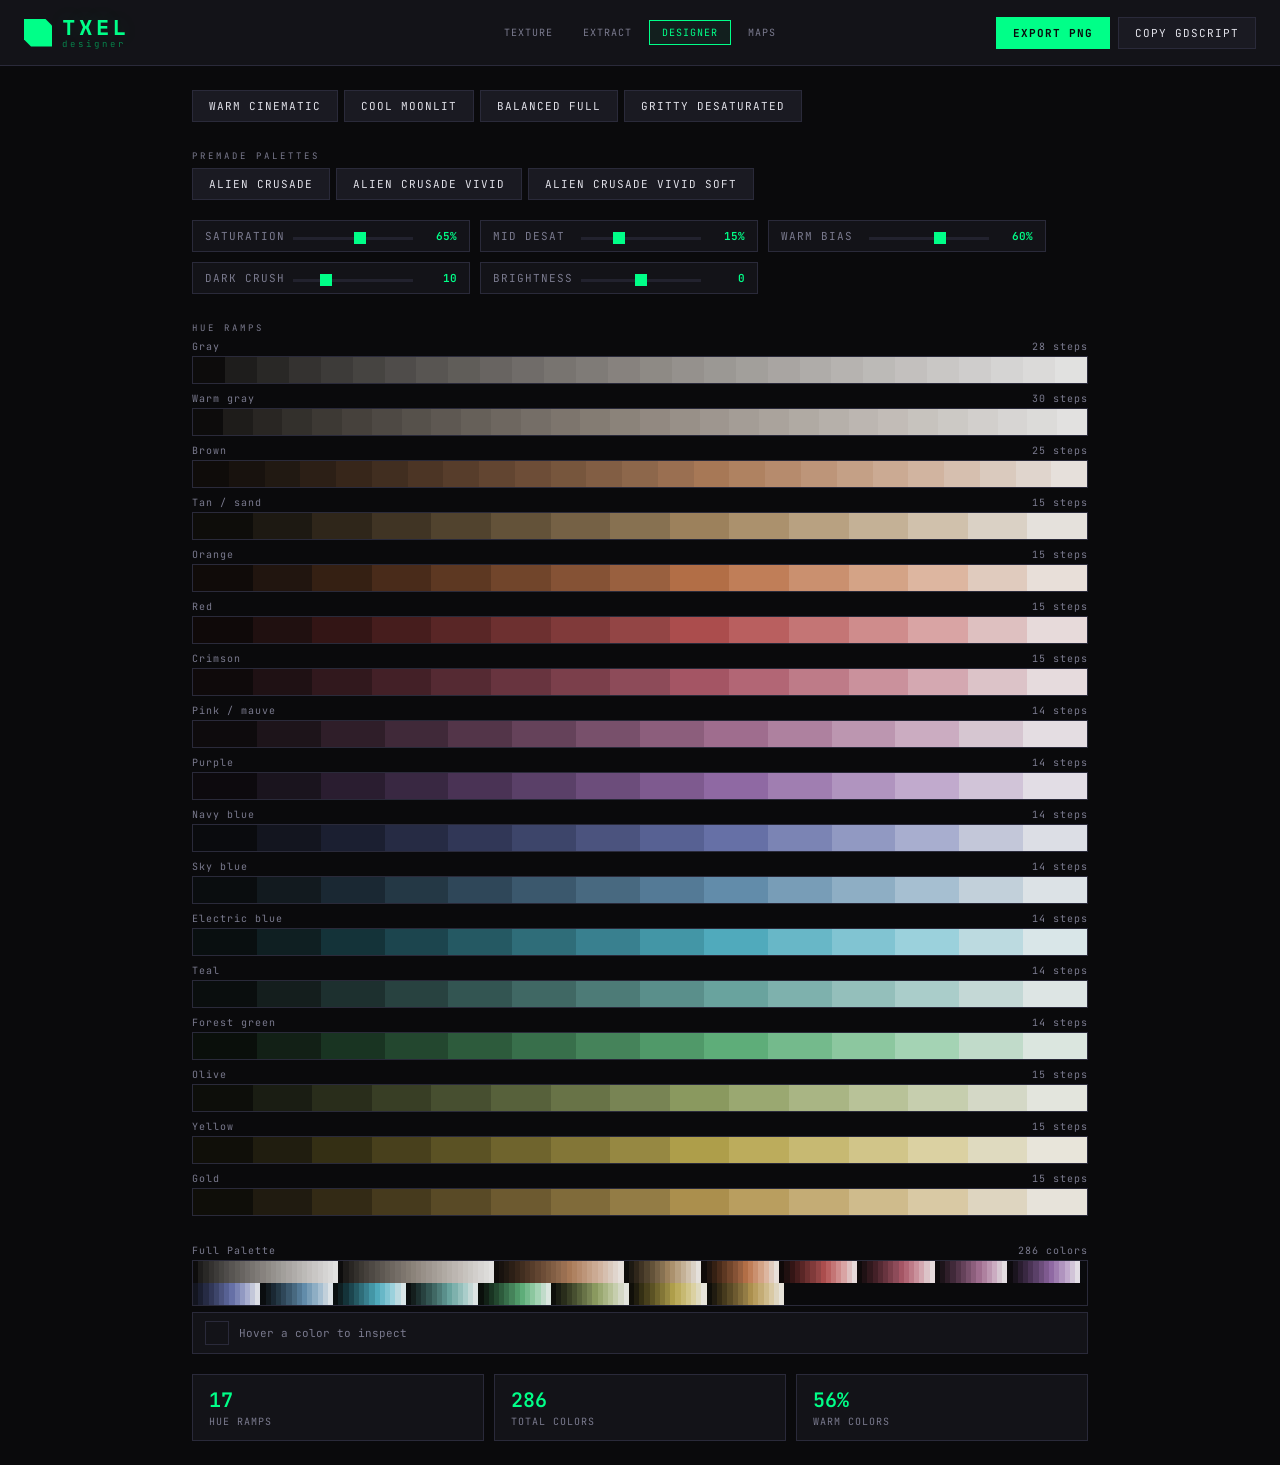
<file: designer.html>
<!DOCTYPE html>
<html lang="en">
<head>
<meta charset="UTF-8">
<meta name="viewport" content="width=device-width, initial-scale=1.0">
<title>TXEL — Palette Designer</title>
<link rel="stylesheet" href="style.css">
<style>
body { overflow-y: auto; }
.designer-layout {
  max-width: 960px;
  margin: 0 auto;
  padding: 24px 32px;
  display: flex;
  flex-direction: column;
  gap: 20px;
}
.controls-row {
  display: flex;
  flex-wrap: wrap;
  gap: 10px;
}
.ctrl-block {
  display: flex;
  align-items: center;
  gap: 8px;
  background: var(--surface);
  padding: 8px 12px;
  border: 1px solid var(--border);
}
.ctrl-block label {
  font-size: 11px;
  color: var(--text-dim);
  min-width: 80px;
  letter-spacing: 1px;
  text-transform: uppercase;
}
.ctrl-block input[type=range] { width: 120px; }
.ctrl-block span {
  font-size: 11px;
  font-weight: 600;
  min-width: 36px;
  text-align: right;
  color: var(--accent);
}
.preset-row { display: flex; gap: 6px; flex-wrap: wrap; }
.section-heading {
  font-size: 9px;
  letter-spacing: 3px;
  text-transform: uppercase;
  color: var(--text-dim);
  margin: 8px 0 6px;
}
.ramp-section { margin: 0 0 8px; }
.ramp-label {
  font-size: 10px;
  color: var(--text-dim);
  margin: 0 0 3px;
  display: flex;
  justify-content: space-between;
  letter-spacing: 1px;
}
.ramp-strip {
  display: flex;
  height: 28px;
  overflow: hidden;
  border: 1px solid var(--border);
}
.ramp-strip div {
  flex: 1;
  min-width: 0;
  transition: transform 0.1s;
}
.ramp-strip div:hover { transform: scaleY(1.3); z-index: 1; }
.full-strip {
  display: flex;
  flex-wrap: wrap;
  overflow: hidden;
  border: 1px solid var(--border);
}
.full-strip div { width: 5.2px; height: 22px; }
.hover-info {
  display: flex;
  align-items: center;
  gap: 10px;
  min-height: 28px;
  background: var(--surface);
  padding: 8px 12px;
  border: 1px solid var(--border);
  margin-top: 6px;
}
.hover-swatch {
  width: 24px;
  height: 24px;
  border: 1px solid var(--border);
  flex-shrink: 0;
}
.hover-info span { font-size: 11px; color: var(--text-dim); }
.hover-info strong { font-weight: 600; color: var(--accent); }
.stat-row { display: flex; gap: 10px; }
.stat-card {
  flex: 1;
  padding: 12px 16px;
  background: var(--surface);
  border: 1px solid var(--border);
}
.stat-card .n { font-size: 20px; font-weight: 600; color: var(--accent); }
.stat-card .d { font-size: 10px; color: var(--text-dim); margin: 2px 0 0; letter-spacing: 1px; text-transform: uppercase; }
.export-row { display: flex; gap: 8px; }
</style>
</head>
<body>

<div class="header">
  <a href="index.html" class="logo">
    <div class="logo-icon"></div>
    <div class="logo-text">TXEL<span class="logo-sub">designer</span></div>
  </a>
  <nav class="site-nav">
    <a href="index.html">Texture</a>
    <a href="extract.html">Extract</a>
    <a href="designer.html" class="active">Designer</a>
    <a href="normal.html">Maps</a>
  </nav>
  <div class="header-actions">
    <button class="btn btn-primary" onclick="exportPNG()">Export PNG</button>
    <button class="btn" onclick="exportGDScript()">Copy GDScript</button>
  </div>
</div>

<div class="designer-layout">

  <div class="preset-row">
    <button class="btn" onclick="applyPreset('warm')">Warm Cinematic</button>
    <button class="btn" onclick="applyPreset('cool')">Cool Moonlit</button>
    <button class="btn" onclick="applyPreset('balanced')">Balanced Full</button>
    <button class="btn" onclick="applyPreset('gritty')">Gritty Desaturated</button>
  </div>

  <div>
    <div class="section-heading">Premade Palettes</div>
    <div class="preset-row">
      <button class="btn" onclick="applyPremade('alien_crusade')">Alien Crusade</button>
      <button class="btn" onclick="applyPremade('alien_crusade_vivid')">Alien Crusade Vivid</button>
      <button class="btn" onclick="applyPremade('alien_crusade_vivid_soft')">Alien Crusade Vivid Soft</button>
    </div>
  </div>

  <div class="controls-row">
    <div class="ctrl-block">
      <label>Saturation</label>
      <input type="range" min="20" max="100" value="65" step="1" id="sat" oninput="rebuild()">
      <span id="sat-v">65%</span>
    </div>
    <div class="ctrl-block">
      <label>Mid Desat</label>
      <input type="range" min="0" max="50" value="15" step="1" id="middesat" oninput="rebuild()">
      <span id="middesat-v">15%</span>
    </div>
    <div class="ctrl-block">
      <label>Warm Bias</label>
      <input type="range" min="0" max="100" value="60" step="1" id="warm" oninput="rebuild()">
      <span id="warm-v">60%</span>
    </div>
    <div class="ctrl-block">
      <label>Dark Crush</label>
      <input type="range" min="0" max="40" value="10" step="1" id="crush" oninput="rebuild()">
      <span id="crush-v">10</span>
    </div>
    <div class="ctrl-block">
      <label>Brightness</label>
      <input type="range" min="-30" max="30" value="0" step="1" id="bright" oninput="rebuild()">
      <span id="bright-v">0</span>
    </div>
  </div>

  <div>
    <div class="section-heading">Hue Ramps</div>
    <div id="ramps"></div>
  </div>

  <div>
    <div class="ramp-label"><span>Full Palette</span><span id="count">128 colors</span></div>
    <div class="full-strip" id="full"></div>
    <div class="hover-info">
      <div class="hover-swatch" id="hswatch"></div>
      <span id="hinfo">Hover a color to inspect</span>
    </div>
  </div>

  <div class="stat-row">
    <div class="stat-card"><p class="n" id="s-hues">0</p><p class="d">Hue Ramps</p></div>
    <div class="stat-card"><p class="n" id="s-total">0</p><p class="d">Total Colors</p></div>
    <div class="stat-card"><p class="n" id="s-warm">0%</p><p class="d">Warm Colors</p></div>
  </div>

</div>

<canvas id="export-canvas" style="display:none"></canvas>

<script>
const RAMP_DEFS = [
  { name:'Gray',         hue:30,   sat:0.06, steps:28, warm:false },
  { name:'Warm gray',    hue:30,   sat:0.12, steps:28, warm:true  },
  { name:'Brown',        hue:25,   sat:0.55, steps:24, warm:true  },
  { name:'Tan / sand',   hue:35,   sat:0.45, steps:14, warm:true  },
  { name:'Orange',       hue:22,   sat:0.75, steps:14, warm:true  },
  { name:'Red',          hue:0,    sat:0.65, steps:14, warm:true  },
  { name:'Crimson',      hue:348,  sat:0.55, steps:14, warm:true  },
  { name:'Pink / mauve', hue:320,  sat:0.35, steps:14, warm:false },
  { name:'Purple',       hue:280,  sat:0.40, steps:14, warm:false },
  { name:'Navy blue',    hue:230,  sat:0.45, steps:14, warm:false },
  { name:'Sky blue',     hue:205,  sat:0.50, steps:14, warm:false },
  { name:'Electric blue', hue:190, sat:0.75, steps:14, warm:false },
  { name:'Teal',         hue:175,  sat:0.40, steps:14, warm:false },
  { name:'Forest green', hue:140,  sat:0.55, steps:14, warm:false },
  { name:'Olive',        hue:75,   sat:0.40, steps:14, warm:true  },
  { name:'Yellow',       hue:50,   sat:0.70, steps:14, warm:true  },
  { name:'Gold',         hue:42,   sat:0.65, steps:14, warm:true  },
];

function hslToRgb(h, s, l) {
  h = ((h % 360) + 360) % 360;
  s = Math.max(0, Math.min(1, s));
  l = Math.max(0, Math.min(1, l));
  const c = (1 - Math.abs(2 * l - 1)) * s;
  const x = c * (1 - Math.abs((h / 60) % 2 - 1));
  const m = l - c / 2;
  let r, g, b;
  if (h < 60) { r=c; g=x; b=0; }
  else if (h < 120) { r=x; g=c; b=0; }
  else if (h < 180) { r=0; g=c; b=x; }
  else if (h < 240) { r=0; g=x; b=c; }
  else if (h < 300) { r=x; g=0; b=c; }
  else { r=c; g=0; b=x; }
  return [Math.round((r+m)*255), Math.round((g+m)*255), Math.round((b+m)*255)];
}

function hexToRgb(h) {
  return [parseInt(h.slice(0,2),16), parseInt(h.slice(2,4),16), parseInt(h.slice(4,6),16)];
}

function rgbToHsl(r, g, b) {
  r/=255; g/=255; b/=255;
  const mx=Math.max(r,g,b), mn=Math.min(r,g,b);
  let h=0, s=0; const l=(mx+mn)/2;
  if (mx !== mn) {
    const d = mx - mn;
    s = l > 0.5 ? d/(2-mx-mn) : d/(mx+mn);
    if (mx===r) h=(g-b)/d+(g<b?6:0);
    else if (mx===g) h=(b-r)/d+2;
    else h=(r-g)/d+4;
    h *= 60;
  }
  return [h, s, l];
}

function buildRamp(def, globalSat, midDesat, warmBias, crush, bright) {
  const steps = def.warm ? Math.round(def.steps * (0.7 + warmBias * 0.6)) : def.steps;
  const colors = [];
  const isGray = def.sat <= 0.12;
  const lift = isGray ? 0 : bright / 100;
  for (let i = 0; i < steps; i++) {
    let t = i / (steps - 1);
    if (isGray) t = Math.pow(t, 0.7);
    let lightness = (0.08 + lift) + t * (0.82 - lift);
    lightness = Math.max(0.02, Math.min(0.98, lightness));
    lightness = Math.pow(lightness, 1 + crush * 0.02);
    let sat = def.sat * (globalSat / 100);
    const midFactor = 1 - midDesat/100 * Math.pow(1 - Math.abs(t - 0.5) * 2, 2);
    sat *= midFactor;
    if (t < 0.15) sat *= 0.6 + t / 0.15 * 0.4;
    if (t > 0.85) sat *= 1 - (t - 0.85) / 0.15 * 0.5;
    const rgb = hslToRgb(def.hue, sat, lightness);
    colors.push({ rgb, h: def.hue, s: Math.round(sat*100), l: Math.round(lightness*100) });
  }
  return { name: def.name, colors, warm: def.warm };
}

function rebuild() {
  const sat = parseInt(document.getElementById('sat').value);
  const mid = parseInt(document.getElementById('middesat').value);
  const warm = parseInt(document.getElementById('warm').value);
  const crush = parseInt(document.getElementById('crush').value);
  const bright = parseInt(document.getElementById('bright').value);
  document.getElementById('sat-v').textContent = sat + '%';
  document.getElementById('middesat-v').textContent = mid + '%';
  document.getElementById('warm-v').textContent = warm + '%';
  document.getElementById('crush-v').textContent = crush;
  document.getElementById('bright-v').textContent = bright;

  const ramps = RAMP_DEFS.map(d => buildRamp(d, sat, mid, warm/100, crush, bright));
  const rampsEl = document.getElementById('ramps');
  rampsEl.innerHTML = '';
  let allColors = [];
  let warmCount = 0;

  ramps.forEach(r => {
    const sec = document.createElement('div');
    sec.className = 'ramp-section';
    const lbl = document.createElement('div');
    lbl.className = 'ramp-label';
    lbl.innerHTML = '<span>' + r.name + '</span><span>' + r.colors.length + ' steps</span>';
    sec.appendChild(lbl);
    const strip = document.createElement('div');
    strip.className = 'ramp-strip';
    r.colors.forEach(c => {
      const d = document.createElement('div');
      d.style.background = 'rgb(' + c.rgb.join(',') + ')';
      d.addEventListener('mouseenter', () => showInfo(c));
      strip.appendChild(d);
    });
    sec.appendChild(strip);
    rampsEl.appendChild(sec);
    allColors = allColors.concat(r.colors);
    if (r.warm) warmCount += r.colors.length;
  });

  const fullEl = document.getElementById('full');
  fullEl.innerHTML = '';
  allColors.forEach(c => {
    const d = document.createElement('div');
    d.style.background = 'rgb(' + c.rgb.join(',') + ')';
    d.addEventListener('mouseenter', () => showInfo(c));
    fullEl.appendChild(d);
  });

  document.getElementById('count').textContent = allColors.length + ' colors';
  document.getElementById('s-hues').textContent = ramps.length;
  document.getElementById('s-total').textContent = allColors.length;
  document.getElementById('s-warm').textContent = Math.round(warmCount / allColors.length * 100) + '%';

  window._allColors = allColors;
}

function showInfo(c) {
  document.getElementById('hswatch').style.background = 'rgb(' + c.rgb.join(',') + ')';
  const hex = '#' + c.rgb.map(v => v.toString(16).padStart(2,'0')).join('');
  document.getElementById('hinfo').innerHTML =
    '<strong>' + hex + '</strong> &nbsp; rgb(' + c.rgb.join(', ') + ') &nbsp; hsl(' + c.h + ', ' + c.s + '%, ' + c.l + '%)';
}

function applyPreset(name) {
  const p = {
    warm:     { sat:60, mid:20, warm:80, crush:12, bright:5  },
    cool:     { sat:50, mid:10, warm:30, crush:5,  bright:0  },
    balanced: { sat:70, mid:10, warm:50, crush:8,  bright:0  },
    gritty:   { sat:40, mid:30, warm:55, crush:18, bright:-5 },
  }[name];
  document.getElementById('sat').value = p.sat;
  document.getElementById('middesat').value = p.mid;
  document.getElementById('warm').value = p.warm;
  document.getElementById('crush').value = p.crush;
  document.getElementById('bright').value = p.bright;
  rebuild();
}

// ===================== PREMADE PALETTES =====================
// Fixed color lists (hex, no '#'). Unlike the slider presets above these are
// not generated from the hue ramps — applyPremade() loads them verbatim.
const PREMADE_PALETTES = {
  // The complete Quake 1 palette (244 unique colors from palette.lmp).
  alien_crusade: { name: 'Alien Crusade', colors: [
    "000000","0f0f0f","1f1f1f","2f2f2f","3f3f3f","4b4b4b","5b5b5b","6b6b6b",
    "7b7b7b","8b8b8b","9b9b9b","ababab","bbbbbb","cbcbcb","dbdbdb","ebebeb",
    "0f0b07","170f0b","1f170b","271b0f","2f2313","372b17","3f2f17","4b371b",
    "533b1b","5b431f","634b1f","6b531f","73571f","7b5f23","836723","8f6f23",
    "0b0b0f","13131b","1b1b27","272733","2f2f3f","37374b","3f3f57","474767",
    "4f4f73","5b5b7f","63638b","6b6b97","7373a3","7b7baf","8383bb","8b8bcb",
    "070700","0b0b00","131300","1b1b00","232300","2b2b07","2f2f07","373707",
    "3f3f07","474707","4b4b0b","53530b","5b5b0b","63630b","6b6b0f","070000",
    "0f0000","170000","1f0000","270000","2f0000","370000","3f0000","470000",
    "4f0000","570000","5f0000","670000","6f0000","770000","7f0000","2f2b00",
    "372f00","433700","4b3b07","574307","5f4707","6b4b0b","77530f","835713",
    "8b5b13","975f1b","a3631f","af6723","231307","2f170b","3b1f0f","4b2313",
    "572b17","632f1f","733723","7f3b2b","8f4333","9f4f33","af632f","bf772f",
    "cf8f2b","dfab27","efcb1f","fff31b","0b0700","1b1300","2b230f","372b13",
    "47331b","533723","633f2b","6f4733","7f533f","8b5f47","9b6b53","a77b5f",
    "b7876b","c3937b","d3a38b","e3b397","ab8ba3","9f7f97","937387","8b677b",
    "7f5b6f","775363","6b4b57","5f3f4b","573743","4b2f37","43272f","371f23",
    "2b171b","231313","170b0b","0f0707","bb739f","af6b8f","a35f83","975777",
    "8b4f6b","7f4b5f","734353","6b3b4b","5f333f","532b37","47232b","3b1f23",
    "2f171b","dbc3bb","cbb3a7","bfa39b","af978b","a3877b","977b6f","876f5f",
    "7b6353","6b5747","5f4b3b","533f33","433327","372b1f","271f17","1b130f",
    "6f837b","677b6f","5f7367","576b5f","4f6357","475b4f","3f5347","374b3f",
    "2f4337","2b3b2f","233327","1f2b1f","172317","0f1b13","0b130b","070b07",
    "efdf17","dbcb13","cbb70f","bba70f","ab970b","9b8307","8b7307","7b6307",
    "6b5300","5b4700","4b3700","3b2b00","2b1f00","1b0f00","0000ff","0b0bef",
    "1313df","1b1bcf","2323bf","2b2baf","2f2f9f","2f2f8f","2f2f7f","2f2f6f",
    "2f2f5f","2b2b4f","23233f","1b1b2f","13131f","2b0000","3b0000","4b0700",
    "5f0700","6f0f00","7f1707","931f07","a3270b","b7330f","c34b1b","cf632b",
    "db7f3b","e3974f","e7ab5f","efbf77","f7d38b","a77b3b","b79b37","c7c337",
    "e7e357","7fbfff","abe7ff","d7ffff","8b0000","b30000","d70000","ff0000",
    "fff393","fff7c7","ffffff","9f5b53",
  ] },
  // Alien Crusade with the chromatic ramps saturation-boosted, plus added
  // strong green / emerald / cyan / violet / magenta ramps so the families
  // Quake omits are no longer missing (286 colors, 11 hue families vs 9).
  alien_crusade_vivid: { name: 'Alien Crusade Vivid', colors: [
    "000000","0f0f0f","1f1f1f","2f2f2f","3f3f3f","4b4b4b","5b5b5b","6b6b6b",
    "7b7b7b","8b8b8b","9b9b9b","ababab","bbbbbb","cbcbcb","dbdbdb","ebebeb",
    "120b04","1c0d06","261804","301b06","392409","432e0b","4e3208","5c3a0a",
    "673e07","714709","7b5207","865d04","916101","9a6a04","a57501","b27d00",
    "090911","0f0f1f","15152d","212139","272747","2d2d55","333363","383876",
    "3e3e84","4a4a90","50509e","5656ac","5e5eb8","6565c5","6c6cd2","7373e3",
    "070700","0b0b00","131300","1b1b00","232300","323200","363600","3e3e00",
    "464600","4e4e00","565600","5e5e00","666600","6e6e00","7a7a00","070000",
    "0f0000","170000","1f0000","270000","2f0000","370000","3f0000","470000",
    "4f0000","570000","5f0000","670000","6f0000","770000","7f0000","2f2b00",
    "372f00","433700","523f00","5e4700","664a00","764f00","865800","965b00",
    "9e5f00","b26200","c26400","d26600","2a1200","3a1300","4a1b00","5e1b00",
    "6e2300","7b2207","902907","9d280d","b02d12","c63c0c","dc5b02","ee7700",
    "fa9800","ffb907","ffd50f","fff31b","0b0700","1b1300","352705","442f06",
    "57340b","653411","783916","863f1c","984a26","a6572c","b86136","c47542",
    "d47f4e","de8a60","ed9a71","feac7c","bb7bab","af6f9f","a4628b","9d557d",
    "904a71","884261","7a3c53","6d3147","652940","572332","4f1b2a","41151c",
    "330f16","290d0d","1c0606","120404","d757a5","ca5091","bf4385","b13d77",
    "a43669","95355a","872f4c","7e2845","712137","631b31","551523","46141b",
    "380e15","e8bdae","daae98","cf9a8b","c0917a","b68068","aa735c","9a6b4c",
    "8d5f41","7b5537","6e492c","613c25","4f311b","412b15","2e1f10","20110a",
    "6f837b","677b6f","5f7367","4b775d","446e55","3c664d","355d45","2d553d",
    "264c35","23432b","1c3a23","193119","122812","0a2011","081608","050d05",
    "ffed07","eedb00","dac300","cab300","b69f00","a28800","927700","826700",
    "6b5300","5b4700","4b3700","3b2b00","2b1f00","1b0f00","0000ff","0000fa",
    "0000f2","0000ea","0000e2","0000da","0707c7","0c0cb2","12129c","171787",
    "1c1c72","1d1d5d","18184a","131337","0e0e24","2b0000","3b0000","4b0700",
    "5f0700","6f0f00","861200","9a1a00","ae2000","c62a00","de3f00","fa5500",
    "ff7a17","ff9633","ffae47","ffc267","ffd683","ce8214","e5b509","faf304",
    "fffa3f","7fbfff","abe7ff","d7ffff","8b0000","b30000","d70000","ff0000",
    "fff393","fff7c7","ffffff","bd4335","143a0e","156f07","1d9c0a","26c80d",
    "31f014","58f340","7ff66d","abf1a0","d0f7ca","0f3820","0b6c33","0f9748",
    "13c25c","1ce971","47ed8c","71f1a7","a3efc3","cbf6dd","0f3538","0b6972",
    "1097a3","15c4d4","34dceb","65e4f0","9de7ee","cbf2f6","241136","3f106d",
    "5a179c","751ecb","903de2","aa6ce9","c5a1ea","e0cdf4","380f2b","720b50",
    "a31072","d41594","eb34ae","f065c2","ee9dd3","f6cbe8",
  ] },
  // Alien Crusade Vivid with every color's saturation reduced 10% (relative) —
  // same 286 colors / 11 families, just a touch softer / less neon.
  alien_crusade_vivid_soft: { name: 'Alien Crusade Vivid Soft', colors: [
    "000000","0f0f0f","1f1f1f","2f2f2f","3f3f3f","4b4b4b","5b5b5b","6b6b6b",
    "7b7b7b","8b8b8b","9b9b9b","ababab","bbbbbb","cbcbcb","dbdbdb","ebebeb",
    "110b05","1b0d07","241806","2e1b08","37240b","402d0e","4b310c","58390e",
    "623d0c","6c460e","75500d","805b0b","8a5f08","93670c","9d7209","a97909",
    "090911","10101e","16162c","222238","292945","2f2f53","353561","3b3b73",
    "424281","4e4e8d","54549a","5a5aa8","6363b4","6a6ac0","7171cd","7979dd",
    "070700","0a0a01","121201","1a1a01","212102","303003","333303","3b3b03",
    "434303","4a4a04","525204","595905","616105","696906","747406","070000",
    "0e0101","160101","1d0202","250202","2d0202","340303","3c0303","430404",
    "4b0404","530404","5a0505","620505","690606","710606","790606","2d2902",
    "342d03","403503","4e3d04","594505","614805","704d06","7f5607","8f5908",
    "965d08","a96109","b8640a","c8660a","281202","371403","461c04","591d05",
    "692506","75250d","892c0e","962d14","a8321a","bd4115","d15d0d","e2770c",
    "ee950c","f3b413","f3cd1b","f4e926","0a0701","1a1201","332607","412e09",
    "53340f","613515","733a1b","814121","924c2c","a05932","b2633d","be7649",
    "cd8155","d88c66","e79c77","f8ae83","b87ea9","ac729d","a1658a","99597d",
    "8d4e71","854661","773f54","6a3448","622c41","542633","4c1e2b","3f171d",
    "311117","280e0e","1b0707","110505","d15da4","c45691","b94985","ab4377",
    "9f3c69","903a5b","83334d","7a2c46","6d2539","5f1f32","521825","44161d",
    "361016","e5beb1","d7af9b","cc9c8e","bd927e","b2826c","a67560","966c50",
    "896045","78553a","6b492f","5e3d28","4c311e","3f2b17","2d1f11","1f110b",
    "70827b","687a6f","607267","4d755d","466c55","3e644d","375b45","2f533d",
    "284a35","25412c","1e3924","1a301a","132713","0b1f11","091509","050d05",
    "f3e213","e2d10c","cfba0b","c0ab0a","ad9809","9a8308","8b7207","7b6306",
    "665005","564405","473504","382a03","291e02","1a0f01","0d0df2","0c0cee",
    "0c0ce6","0c0cde","0b0bd7","0b0bcf","1111bd","1414aa","191995","1d1d81",
    "20206e","20205a","1b1b48","151535","0f0f23","290202","380303","470a04",
    "5a0b05","691306","7f1707","921f08","a52609","bc300a","d3440b","ee590c",
    "f37c23","f5963d","f6ad50","f7c16f","f9d489","c5801d","daaf14","eee710",
    "f5f149","85bff9","afe5fb","d9fdfd","840707","aa0909","cc0b0b","f20d0d",
    "faef98","fcf5ca","ffffff","b6483c","163810","196a0c","229511","2dbf16",
    "39e51f","5fea49","84ef74","aeeda4","d2f5cc","113620","106734","169049",
    "1cb95d","26df73","4fe58d","77eba8","a7ebc4","cdf4dd","113336","10656d",
    "17919c","1fbcca","3dd4e2","6cdee9","a1e4ea","cdf0f4","241334","3f1568",
    "5a1e95","7527c2","9045da","aa72e3","c5a5e6","e0cff2","36112a","6d104e",
    "9c1770","ca1f91","e23dab","e96cc0","eaa1d2","f4cde7",
  ] },
};

function applyPremade(key) {
  const pal = PREMADE_PALETTES[key];
  if (!pal) return;
  const colors = pal.colors.map(hex => {
    const rgb = hexToRgb(hex);
    const [h, s, l] = rgbToHsl(rgb[0], rgb[1], rgb[2]);
    return { rgb, h: Math.round(h), s: Math.round(s*100), l: Math.round(l*100) };
  });

  // Premade colors are fixed, so bypass the hue-ramp generator: show the whole
  // palette as a single labeled strip in the ramps area plus the full grid.
  const rampsEl = document.getElementById('ramps');
  rampsEl.innerHTML = '';
  const sec = document.createElement('div');
  sec.className = 'ramp-section';
  const lbl = document.createElement('div');
  lbl.className = 'ramp-label';
  lbl.innerHTML = '<span>' + pal.name + '</span><span>' + colors.length + ' colors</span>';
  sec.appendChild(lbl);
  const strip = document.createElement('div');
  strip.className = 'ramp-strip';
  colors.forEach(c => {
    const d = document.createElement('div');
    d.style.background = 'rgb(' + c.rgb.join(',') + ')';
    d.addEventListener('mouseenter', () => showInfo(c));
    strip.appendChild(d);
  });
  sec.appendChild(strip);
  rampsEl.appendChild(sec);

  const fullEl = document.getElementById('full');
  fullEl.innerHTML = '';
  colors.forEach(c => {
    const d = document.createElement('div');
    d.style.background = 'rgb(' + c.rgb.join(',') + ')';
    d.addEventListener('mouseenter', () => showInfo(c));
    fullEl.appendChild(d);
  });

  // "Hue Ramps" stat doubles as a count of distinct color families (12 hue
  // bins, chromatic colors only) — this is how the vivid variant shows it
  // keeps more color types than the original.
  const bins = new Array(12).fill(0);
  let warm = 0;
  colors.forEach(c => {
    if (c.s > 18) bins[Math.floor((c.h % 360) / 30) % 12]++;
    if ((c.h < 90 || c.h >= 270) && c.s > 10) warm++;
  });
  const families = bins.filter(x => x > 0).length;

  document.getElementById('count').textContent = colors.length + ' colors';
  document.getElementById('s-hues').textContent = families;
  document.getElementById('s-total').textContent = colors.length;
  document.getElementById('s-warm').textContent = Math.round(warm / colors.length * 100) + '%';

  window._allColors = colors;
}

function exportPNG() {
  if (!window._allColors || !window._allColors.length) return;
  const colors = window._allColors;
  const canvas = document.getElementById('export-canvas');
  canvas.width = colors.length;
  canvas.height = 1;
  const ctx = canvas.getContext('2d');
  colors.forEach((c, i) => {
    ctx.fillStyle = 'rgb(' + c.rgb.join(',') + ')';
    ctx.fillRect(i, 0, 1, 1);
  });
  const a = document.createElement('a');
  a.download = 'palette.png';
  a.href = canvas.toDataURL('image/png');
  a.click();
}

function exportGDScript() {
  if (!window._allColors) return;
  const lines = window._allColors.map(c =>
    '\tColor8(' + c.rgb[0] + ', ' + c.rgb[1] + ', ' + c.rgb[2] + '),'
  );
  const text = 'const PALETTE: Array[Color] = [\n' + lines.join('\n') + '\n]';
  const btn = document.querySelector('.header-actions .btn:last-child');
  navigator.clipboard.writeText(text).then(() => {
    const orig = btn.textContent;
    btn.textContent = 'Copied!';
    setTimeout(() => { btn.textContent = orig; }, 1500);
  });
}

rebuild();
</script>
</body>
</html>
</file>
<file: style.css>
@import url('https://fonts.googleapis.com/css2?family=JetBrains+Mono:wght@300;400;500;700&family=Space+Mono:wght@400;700&display=swap');

:root {
  --bg: #0a0a0c;
  --surface: #131318;
  --surface2: #1a1a22;
  --surface3: #22222e;
  --border: #2a2a3a;
  --border-hi: #3a3a55;
  --text: #e0e0e8;
  --text-dim: #7a7a8e;
  --accent: #00ff88;
  --accent-dim: #00cc6e;
  --accent-glow: rgba(0, 255, 136, 0.15);
  --pink: #ff3388;
  --cyan: #00ccff;
  --yellow: #ffcc00;
  --orange: #ff8800;
}

* { margin: 0; padding: 0; box-sizing: border-box; }

body {
  background: var(--bg);
  color: var(--text);
  font-family: 'JetBrains Mono', monospace;
  overflow: hidden;
  height: 100vh;
  display: flex;
  flex-direction: column;
}

/* HEADER */
.header {
  display: grid;
  grid-template-columns: 1fr auto 1fr;
  align-items: center;
  padding: 16px 24px;
  border-bottom: 1px solid var(--border);
  background: var(--surface);
  flex-shrink: 0;
}

/* NAV — always centered in header via grid */
.site-nav {
  display: flex;
  gap: 4px;
  justify-self: center;
}
.site-nav a {
  font-family: 'JetBrains Mono', monospace;
  font-size: 10px;
  padding: 5px 12px;
  color: var(--text-dim);
  text-decoration: none;
  letter-spacing: 1px;
  text-transform: uppercase;
  border: 1px solid transparent;
  transition: all 0.15s;
}
.site-nav a:hover {
  color: var(--text);
  border-color: var(--border);
}
.site-nav a.active {
  color: var(--accent);
  border-color: var(--accent);
  background: rgba(0,255,136,0.05);
}

.logo {
  font-family: 'Space Mono', monospace;
  font-size: 22px;
  font-weight: 700;
  letter-spacing: 4px;
  color: var(--accent);
  text-shadow: 0 0 20px var(--accent-glow);
  display: flex; align-items: center; gap: 10px;
  text-decoration: none;
}
.logo-text {
  display: flex;
  flex-direction: column;
  line-height: 1;
}
.logo-sub {
  font-family: 'JetBrains Mono', monospace;
  font-size: 9px;
  font-weight: 400;
  letter-spacing: 3px;
  color: var(--accent-dim);
  opacity: 0.6;
  margin-top: 2px;
}

.logo-icon {
  width: 28px; height: 28px;
  background: var(--accent);
  image-rendering: pixelated;
  clip-path: polygon(0 0, 75% 0, 100% 25%, 100% 100%, 25% 100%, 0 75%);
}

.header-actions {
  display: flex; gap: 8px;
  justify-self: end;
}

.btn {
  font-family: 'JetBrains Mono', monospace;
  font-size: 11px;
  padding: 8px 16px;
  border: 1px solid var(--border);
  background: var(--surface2);
  color: var(--text);
  cursor: pointer;
  transition: all 0.15s;
  letter-spacing: 1px;
  text-transform: uppercase;
}
.btn:hover { border-color: var(--accent); color: var(--accent); }
.btn-primary {
  background: var(--accent);
  color: var(--bg);
  border-color: var(--accent);
  font-weight: 700;
}
.btn-primary:hover { background: var(--accent-dim); }

/* LAYOUT */
.app-layout {
  display: grid;
  grid-template-columns: 280px 1fr 280px;
  flex: 1;
  min-height: 0;
}

/* PANELS */
.panel {
  border-right: 1px solid var(--border);
  overflow-y: auto;
  background: var(--surface);
}
.panel:last-child { border-right: none; border-left: 1px solid var(--border); }
.panel::-webkit-scrollbar { width: 4px; }
.panel::-webkit-scrollbar-track { background: transparent; }
.panel::-webkit-scrollbar-thumb { background: var(--border); }

.panel-section {
  padding: 0 16px;
  border-bottom: 1px solid var(--border);
}

details.panel-section > summary {
  list-style: none;
  list-style-type: none;
  cursor: pointer;
  display: flex;
  align-items: center;
  justify-content: space-between;
  padding: 12px 0;
  margin: 0 -16px;
  padding-left: 16px;
  padding-right: 16px;
  user-select: none;
  -webkit-user-select: none;
}
details.panel-section > summary:hover {
  background: rgba(255,255,255,0.03);
}
details.panel-section > summary::-webkit-details-marker {
  display: none;
}
details.panel-section > summary::marker {
  content: '';
  display: none;
}
details.panel-section > summary::after {
  content: '+';
  font-size: 14px;
  color: var(--text-dim);
  flex-shrink: 0;
  margin-left: 8px;
  line-height: 1;
}
details.panel-section[open] > summary::after {
  content: '−';
}
details.panel-section[open] {
  padding-bottom: 16px;
}
details.panel-section[open] > summary {
  margin-bottom: 16px;
}
.section-title {
  font-size: 9px;
  letter-spacing: 3px;
  text-transform: uppercase;
  color: #fff;
  margin-bottom: 0;
}

/* CONTROLS */
.control-row {
  display: flex;
  align-items: center;
  justify-content: space-between;
  margin-bottom: 12px;
}
.control-label {
  font-size: 11px;
  color: var(--text-dim);
}
.control-value {
  font-size: 11px;
  color: var(--accent);
  min-width: 36px;
  text-align: right;
}

input[type="range"] {
  -webkit-appearance: none;
  width: 100%;
  height: 3px;
  background: var(--surface3);
  border-radius: 0;
  outline: none;
  margin: 6px 0 2px;
}
input[type="range"]::-webkit-slider-thumb {
  -webkit-appearance: none;
  width: 12px; height: 12px;
  background: var(--accent);
  cursor: pointer;
  border: none;
}
input[type="range"]::-moz-range-thumb {
  width: 12px; height: 12px;
  background: var(--accent);
  cursor: pointer;
  border: none;
  border-radius: 0;
}

select {
  font-family: 'JetBrains Mono', monospace;
  font-size: 11px;
  width: 100%;
  padding: 7px 10px;
  background: var(--surface3);
  border: 1px solid var(--border);
  color: var(--text);
  cursor: pointer;
  outline: none;
  margin-top: 4px;
}
select:focus { border-color: var(--accent); }

/* COLOR PALETTE */
.palette-grid {
  display: grid;
  grid-template-columns: repeat(8, 1fr);
  gap: 3px;
  margin-top: 8px;
}
.palette-swatch {
  aspect-ratio: 1;
  cursor: pointer;
  border: 2px solid transparent;
  transition: all 0.1s;
  position: relative;
}
.palette-swatch:hover { transform: scale(1.2); z-index: 1; }
.palette-swatch.active { border-color: white; }

.palette-selector {
  display: flex; flex-wrap: wrap; gap: 4px; margin-top: 8px;
}
.palette-option {
  display: flex; gap: 2px; padding: 4px 6px;
  background: var(--surface3);
  border: 1px solid var(--border);
  cursor: pointer;
  transition: all 0.15s;
}
.palette-option:hover, .palette-option.active {
  border-color: var(--accent);
}
.palette-option .mini-swatch {
  width: 10px; height: 10px;
}

/* CANVAS AREA */
.canvas-area {
  display: flex;
  flex-direction: column;
  background: var(--bg);
  position: relative;
  overflow: hidden;
}

.canvas-toolbar {
  display: flex;
  align-items: center;
  gap: 8px;
  padding: 8px 16px;
  background: var(--surface);
  border-bottom: 1px solid var(--border);
  font-size: 11px;
  color: var(--text-dim);
}
.canvas-toolbar .sep { width: 1px; height: 16px; background: var(--border); }

.canvas-container {
  flex: 1;
  display: flex;
  align-items: center;
  justify-content: center;
  position: relative;
  background:
    linear-gradient(45deg, #0d0d12 25%, transparent 25%),
    linear-gradient(-45deg, #0d0d12 25%, transparent 25%),
    linear-gradient(45deg, transparent 75%, #0d0d12 75%),
    linear-gradient(-45deg, transparent 75%, #0d0d12 75%);
  background-size: 20px 20px;
  background-position: 0 0, 0 10px, 10px -10px, -10px 0;
}

.canvas-wrapper {
  position: relative;
  display: flex;
  gap: 2px;
  align-items: flex-start;
}

canvas {
  image-rendering: pixelated;
  box-shadow: 0 0 60px rgba(0,0,0,0.5);
}
canvas.pannable { cursor: grab; }
canvas.pannable:active { cursor: grabbing; }
.hidden-ctrl { display: none; }

/* CURVE EDITOR */
.curve-editor {
  width: 100%;
  aspect-ratio: 1;
  margin-top: 6px;
  cursor: crosshair;
  border: 1px solid var(--border);
}
.curve-editor svg { display: block; width: 100%; height: 100%; }
.curve-point {
  cursor: grab;
  transition: r 0.1s;
}
.curve-point:hover { r: 7; }

.drop-zone {
  position: absolute;
  inset: 0;
  display: flex;
  flex-direction: column;
  align-items: center;
  justify-content: center;
  gap: 16px;
  z-index: 10;
  cursor: pointer;
}
.drop-zone.has-image { display: none; }
.drop-zone-border {
  width: 300px; height: 200px;
  border: 2px dashed var(--border);
  display: flex;
  flex-direction: column;
  align-items: center;
  justify-content: center;
  gap: 12px;
  transition: all 0.2s;
}
.drop-zone-border:hover { border-color: var(--accent); }
.drop-icon {
  font-size: 32px;
  color: var(--text-dim);
}
.drop-text {
  font-size: 11px;
  color: var(--text-dim);
  letter-spacing: 2px;
  text-transform: uppercase;
}
.drop-sub {
  font-size: 10px;
  color: var(--border-hi);
}

/* TOGGLE */
.toggle-group {
  display: flex;
  border: 1px solid var(--border);
  margin-top: 4px;
}
.toggle-btn {
  flex: 1;
  font-family: 'JetBrains Mono', monospace;
  font-size: 10px;
  padding: 6px 8px;
  background: var(--surface3);
  border: none;
  color: var(--text-dim);
  cursor: pointer;
  transition: all 0.15s;
  text-transform: uppercase;
  letter-spacing: 1px;
}
.toggle-btn:not(:last-child) { border-right: 1px solid var(--border); }
.toggle-btn.active { background: var(--accent); color: var(--bg); font-weight: 700; }

/* CHECKBOX */
.checkbox-row {
  display: flex; align-items: center; gap: 8px;
  margin-bottom: 10px; cursor: pointer;
  font-size: 11px; color: var(--text-dim);
}
.checkbox-row input { display: none; }
.check-box {
  width: 14px; height: 14px;
  border: 1px solid var(--border);
  background: var(--surface3);
  display: flex; align-items: center; justify-content: center;
  flex-shrink: 0;
}
.checkbox-row input:checked + .check-box { background: var(--accent); border-color: var(--accent); }
.checkbox-row input:checked + .check-box::after { content: '✓'; font-size: 10px; color: var(--bg); }

/* INFO */
.info-grid {
  display: grid;
  grid-template-columns: 1fr 1fr;
  gap: 8px;
}
.info-item {
  background: var(--surface3);
  padding: 8px 10px;
}
.info-label {
  font-size: 9px;
  color: var(--text-dim);
  letter-spacing: 1px;
  text-transform: uppercase;
  margin-bottom: 4px;
}
.info-value {
  font-size: 13px;
  color: var(--accent);
}

/* PRESETS */
.preset-list { display: flex; flex-direction: column; gap: 4px; }
.preset-item {
  display: flex; align-items: center; gap: 10px;
  padding: 8px 10px;
  background: var(--surface3);
  border: 1px solid var(--border);
  cursor: pointer;
  transition: all 0.15s;
}
.preset-item:hover { border-color: var(--accent); }
.preset-preview {
  width: 32px; height: 32px;
  border: 1px solid var(--border);
  flex-shrink: 0;
  image-rendering: pixelated;
}
.preset-name { font-size: 11px; }
.preset-desc { font-size: 9px; color: var(--text-dim); margin-top: 2px; overflow: hidden; text-overflow: ellipsis; white-space: nowrap; }

.preset-save-load {
  display: flex; gap: 6px; margin-bottom: 8px;
}
.saved-preset-icon {
  display: flex; align-items: center; justify-content: center;
  font-size: 8px; font-weight: 700; letter-spacing: 1px;
  color: var(--accent); background: var(--surface2);
}
.preset-item-actions {
  display: flex; gap: 2px; flex-shrink: 0;
}
.preset-btn {
  font-family: 'JetBrains Mono', monospace;
  font-size: 13px; line-height: 1;
  background: none; border: 1px solid var(--border); color: var(--text-dim);
  width: 22px; height: 22px; cursor: pointer;
  display: flex; align-items: center; justify-content: center;
  transition: all 0.15s;
}
.preset-btn:hover { border-color: var(--accent); color: var(--text); }
.preset-btn-del:hover { border-color: var(--pink); color: var(--pink); }

/* VIEW TOGGLE */
.view-toggle {
  display: flex; gap: 4px;
}
.view-btn {
  font-family: 'JetBrains Mono', monospace;
  font-size: 10px;
  padding: 4px 10px;
  background: var(--surface2);
  border: 1px solid var(--border);
  color: var(--text-dim);
  cursor: pointer;
  letter-spacing: 1px;
}
.view-btn.active { border-color: var(--accent); color: var(--accent); }

/* IMPORT PALETTE BUTTON */
.btn-import-pal {
  font-family: 'JetBrains Mono', monospace;
  font-size: 9px;
  padding: 6px 8px;
  border: 1px solid var(--border);
  background: var(--surface3);
  color: var(--text-dim);
  cursor: pointer;
  transition: all 0.15s;
  letter-spacing: 1px;
  white-space: nowrap;
  margin-top: 4px;
}
.btn-import-pal:hover { border-color: var(--accent); color: var(--accent); }

/* CUSTOM PALETTE ENTRIES */
.custom-pal-entry {
  display: flex;
  align-items: center;
  justify-content: space-between;
  padding: 4px 8px;
  background: var(--surface3);
  border: 1px solid var(--border);
  margin-bottom: 3px;
  font-size: 10px;
  color: var(--text-dim);
}
.custom-pal-entry .pal-name {
  flex: 1;
  overflow: hidden;
  text-overflow: ellipsis;
  white-space: nowrap;
}
.custom-pal-entry .pal-count {
  font-size: 9px;
  color: var(--text-dim);
  margin: 0 8px;
}
.custom-pal-entry .pal-delete {
  background: none;
  border: none;
  color: var(--text-dim);
  cursor: pointer;
  font-size: 12px;
  padding: 0 2px;
  line-height: 1;
  font-family: 'JetBrains Mono', monospace;
}
.custom-pal-entry .pal-delete:hover { color: var(--pink); }

/* Responsive */
@media (max-width: 1100px) {
  .app-layout { grid-template-columns: 260px 1fr; }
  .panel:last-child { display: none; }
}
</file>
